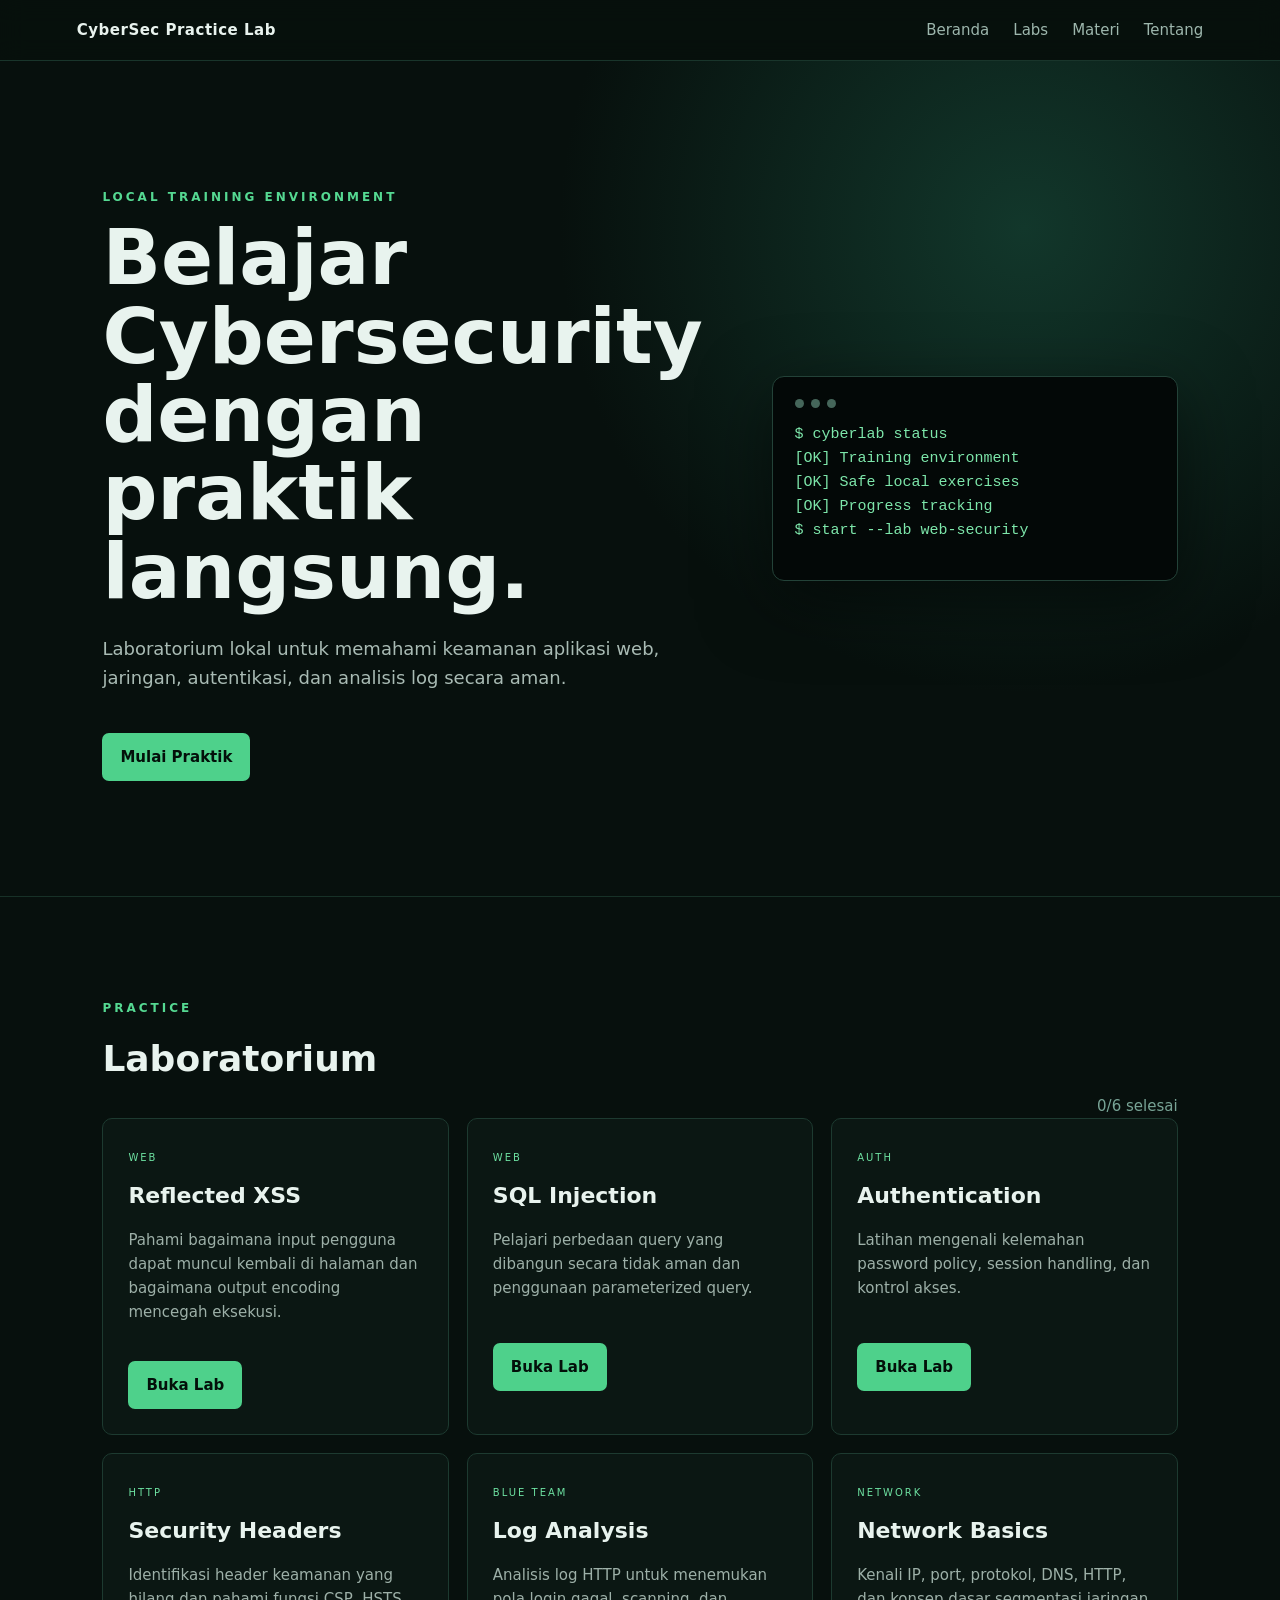
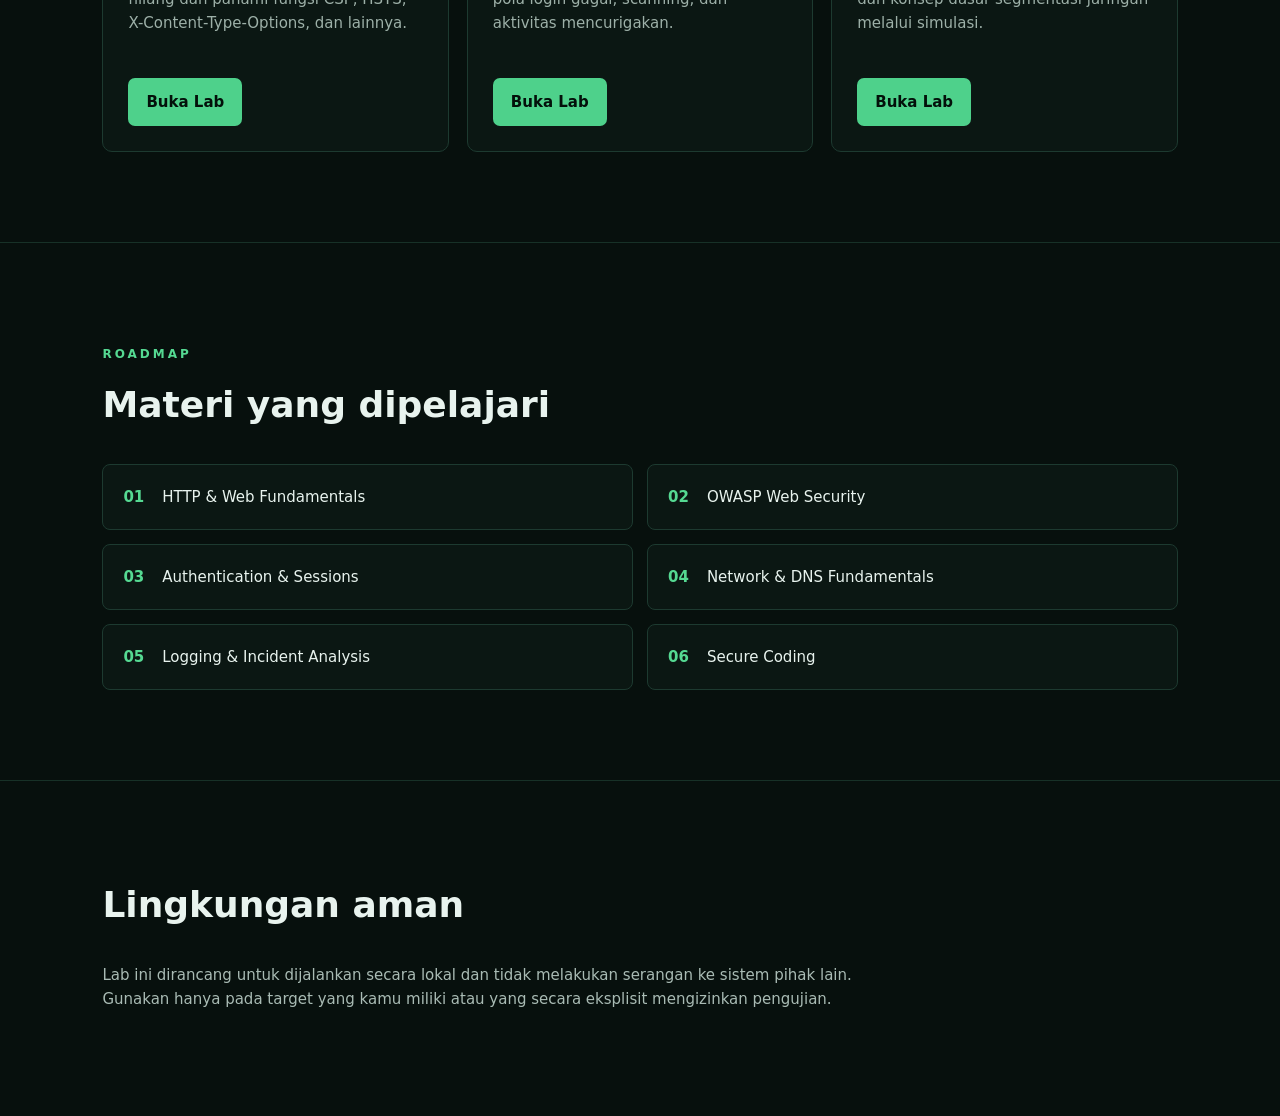
<file: index.html>
<!doctype html>
<html lang="id">
<head>
  <meta charset="utf-8">
  <meta name="viewport" content="width=device-width,initial-scale=1">
  <title>CyberSec Practice Lab</title>
  <link rel="stylesheet" href="css/style.css">
</head>
<body>
<header class="topbar">
  <div class="brand">CyberSec Practice Lab</div>
  <nav>
    <a href="#home">Beranda</a>
    <a href="#labs">Labs</a>
    <a href="#learn">Materi</a>
    <a href="#about">Tentang</a>
  </nav>
</header>

<main>
<section id="home" class="hero">
  <div>
    <p class="eyebrow">LOCAL TRAINING ENVIRONMENT</p>
    <h1>Belajar Cybersecurity dengan praktik langsung.</h1>
    <p class="lead">Laboratorium lokal untuk memahami keamanan aplikasi web, jaringan, autentikasi, dan analisis log secara aman.</p>
    <a class="button" href="#labs">Mulai Praktik</a>
  </div>
  <div class="terminal-card">
    <div class="dots"><i></i><i></i><i></i></div>
    <pre>$ cyberlab status
[OK] Training environment
[OK] Safe local exercises
[OK] Progress tracking
$ start --lab web-security</pre>
  </div>
</section>

<section id="labs" class="section">
  <div class="section-head">
    <div><p class="eyebrow">PRACTICE</p><h2>Laboratorium</h2></div>
    <span id="progressText">0/6 selesai</span>
  </div>
  <div class="grid">
    <article class="lab-card" data-lab="xss">
      <span class="tag">WEB</span><h3>Reflected XSS</h3>
      <p>Pahami bagaimana input pengguna dapat muncul kembali di halaman dan bagaimana output encoding mencegah eksekusi.</p>
      <a href="labs/xss.html">Buka Lab</a>
    </article>
    <article class="lab-card" data-lab="sqli">
      <span class="tag">WEB</span><h3>SQL Injection</h3>
      <p>Pelajari perbedaan query yang dibangun secara tidak aman dan penggunaan parameterized query.</p>
      <a href="labs/sqli.html">Buka Lab</a>
    </article>
    <article class="lab-card" data-lab="auth">
      <span class="tag">AUTH</span><h3>Authentication</h3>
      <p>Latihan mengenali kelemahan password policy, session handling, dan kontrol akses.</p>
      <a href="labs/auth.html">Buka Lab</a>
    </article>
    <article class="lab-card" data-lab="headers">
      <span class="tag">HTTP</span><h3>Security Headers</h3>
      <p>Identifikasi header keamanan yang hilang dan pahami fungsi CSP, HSTS, X-Content-Type-Options, dan lainnya.</p>
      <a href="labs/headers.html">Buka Lab</a>
    </article>
    <article class="lab-card" data-lab="log">
      <span class="tag">BLUE TEAM</span><h3>Log Analysis</h3>
      <p>Analisis log HTTP untuk menemukan pola login gagal, scanning, dan aktivitas mencurigakan.</p>
      <a href="labs/log.html">Buka Lab</a>
    </article>
    <article class="lab-card" data-lab="network">
      <span class="tag">NETWORK</span><h3>Network Basics</h3>
      <p>Kenali IP, port, protokol, DNS, HTTP, dan konsep dasar segmentasi jaringan melalui simulasi.</p>
      <a href="labs/network.html">Buka Lab</a>
    </article>
  </div>
</section>

<section id="learn" class="section learning">
  <p class="eyebrow">ROADMAP</p><h2>Materi yang dipelajari</h2>
  <div class="roadmap">
    <div><b>01</b><span>HTTP & Web Fundamentals</span></div>
    <div><b>02</b><span>OWASP Web Security</span></div>
    <div><b>03</b><span>Authentication & Sessions</span></div>
    <div><b>04</b><span>Network & DNS Fundamentals</span></div>
    <div><b>05</b><span>Logging & Incident Analysis</span></div>
    <div><b>06</b><span>Secure Coding</span></div>
  </div>
</section>

<section id="about" class="section about">
  <h2>Lingkungan aman</h2>
  <p>Lab ini dirancang untuk dijalankan secara lokal dan tidak melakukan serangan ke sistem pihak lain. Gunakan hanya pada target yang kamu miliki atau yang secara eksplisit mengizinkan pengujian.</p>
</section>
</main>
<script src="js/app.js"></script>
</body>
</html>
</file>
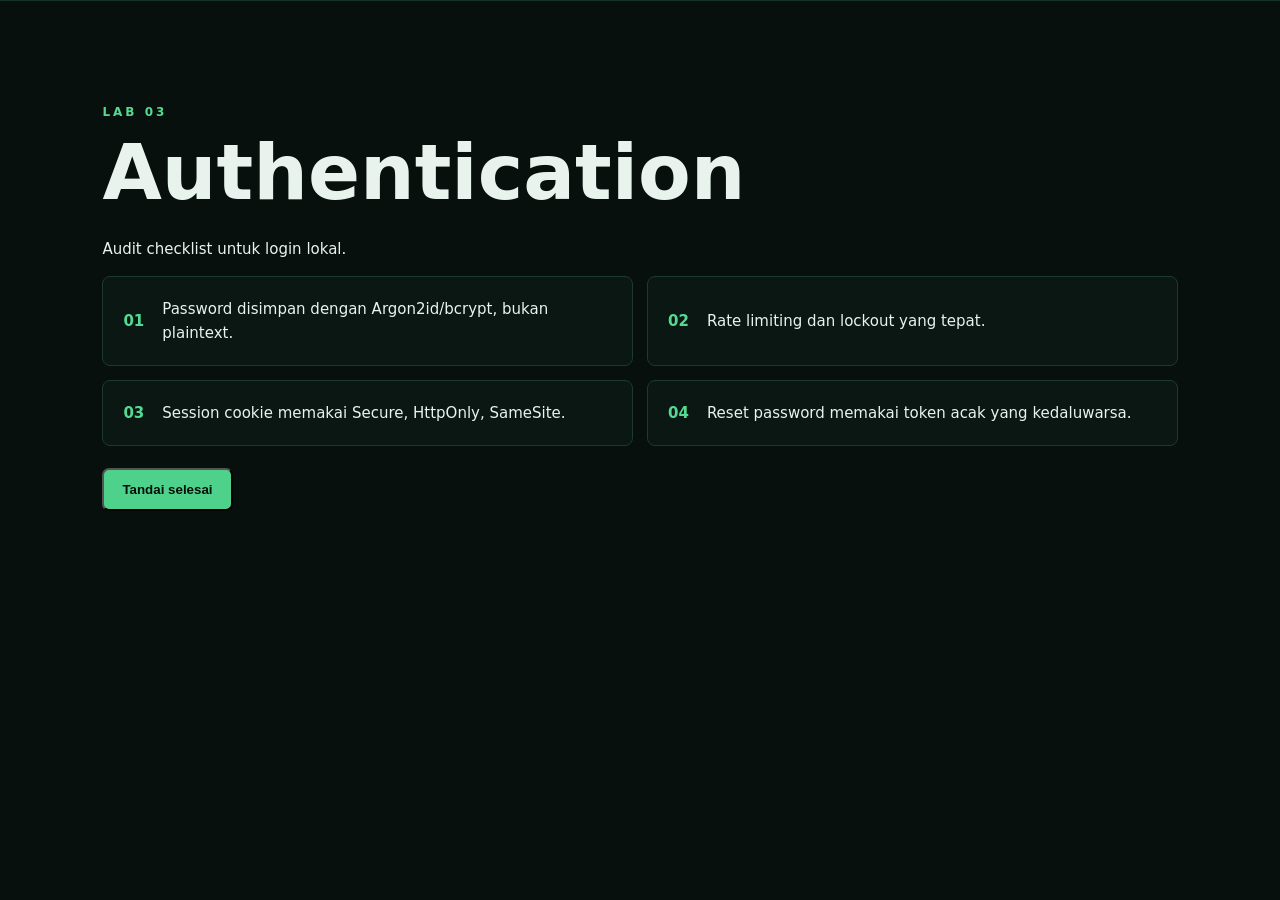
<file: labs/auth.html>
<!doctype html><html lang="id"><head><meta charset="utf-8"><meta name="viewport" content="width=device-width"><title>Lab Authentication</title><link rel="stylesheet" href="../css/style.css"></head><body><main class="section"><p class="eyebrow">LAB 03</p><h1>Authentication</h1><p>Audit checklist untuk login lokal.</p><div class="roadmap"><div><b>01</b><span>Password disimpan dengan Argon2id/bcrypt, bukan plaintext.</span></div><div><b>02</b><span>Rate limiting dan lockout yang tepat.</span></div><div><b>03</b><span>Session cookie memakai Secure, HttpOnly, SameSite.</span></div><div><b>04</b><span>Reset password memakai token acak yang kedaluwarsa.</span></div></div><button class="button" onclick="localStorage.setItem('lab-auth','done');location.href='../index.html'">Tandai selesai</button></main></body></html>
</file>
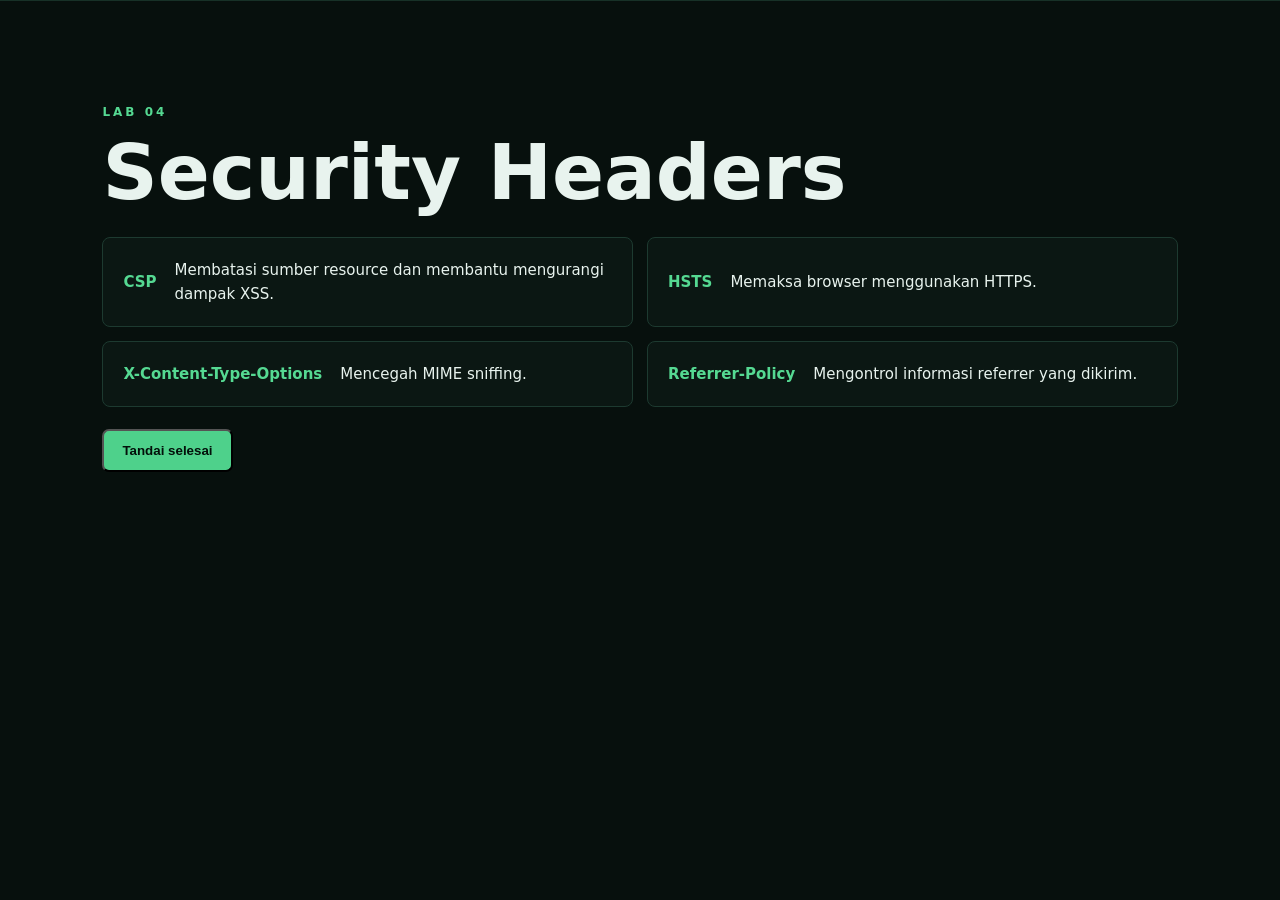
<file: labs/headers.html>
<!doctype html><html lang="id"><head><meta charset="utf-8"><meta name="viewport" content="width=device-width"><title>Lab Security Headers</title><link rel="stylesheet" href="../css/style.css"></head><body><main class="section"><p class="eyebrow">LAB 04</p><h1>Security Headers</h1><div class="roadmap"><div><b>CSP</b><span>Membatasi sumber resource dan membantu mengurangi dampak XSS.</span></div><div><b>HSTS</b><span>Memaksa browser menggunakan HTTPS.</span></div><div><b>X-Content-Type-Options</b><span>Mencegah MIME sniffing.</span></div><div><b>Referrer-Policy</b><span>Mengontrol informasi referrer yang dikirim.</span></div></div><button class="button" onclick="localStorage.setItem('lab-headers','done');location.href='../index.html'">Tandai selesai</button></main></body></html>
</file>
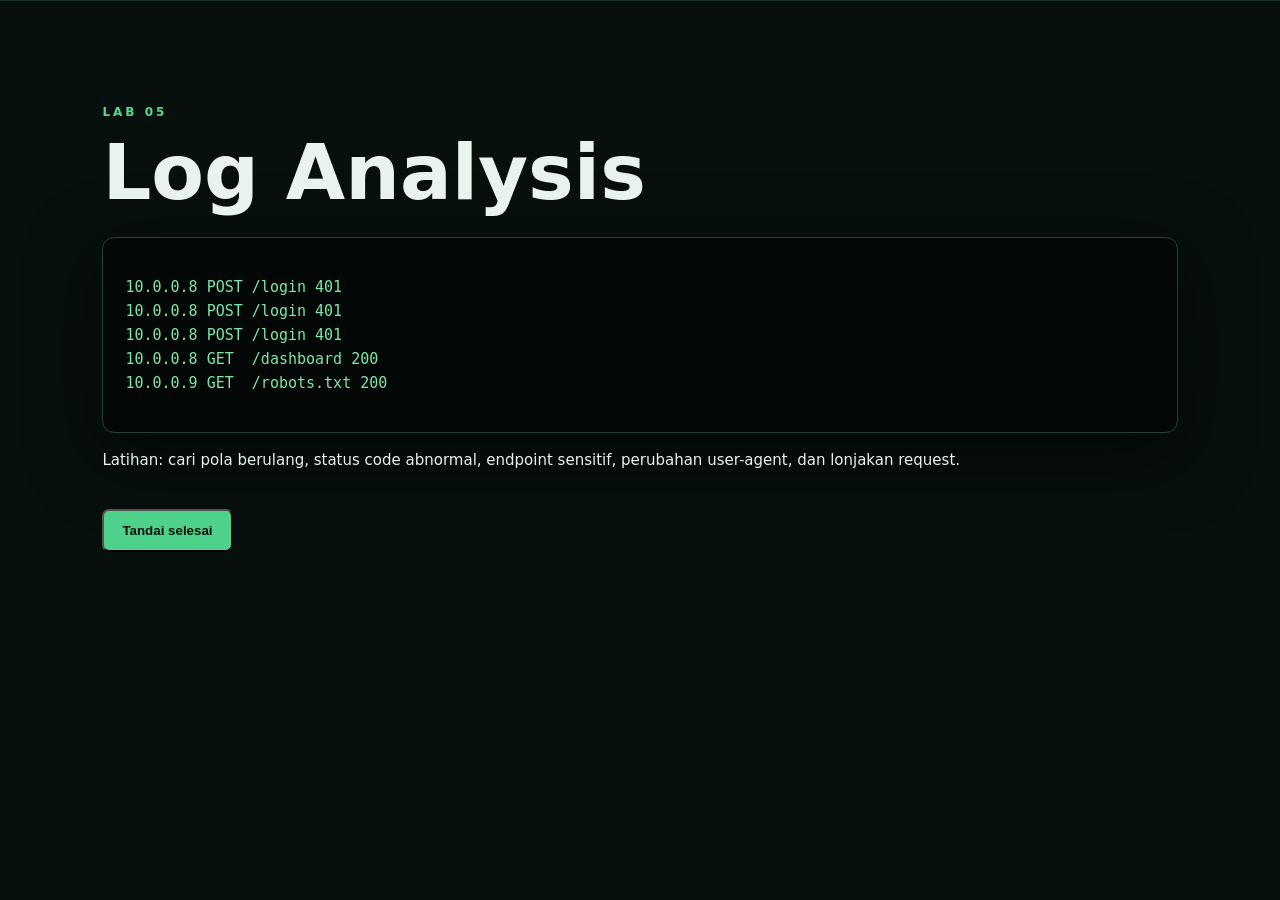
<file: labs/log.html>
<!doctype html><html lang="id"><head><meta charset="utf-8"><meta name="viewport" content="width=device-width"><title>Lab Log Analysis</title><link rel="stylesheet" href="../css/style.css"></head><body><main class="section"><p class="eyebrow">LAB 05</p><h1>Log Analysis</h1><div class="terminal-card"><pre>10.0.0.8 POST /login 401
10.0.0.8 POST /login 401
10.0.0.8 POST /login 401
10.0.0.8 GET  /dashboard 200
10.0.0.9 GET  /robots.txt 200</pre></div><p>Latihan: cari pola berulang, status code abnormal, endpoint sensitif, perubahan user-agent, dan lonjakan request.</p><button class="button" onclick="localStorage.setItem('lab-log','done');location.href='../index.html'">Tandai selesai</button></main></body></html>
</file>
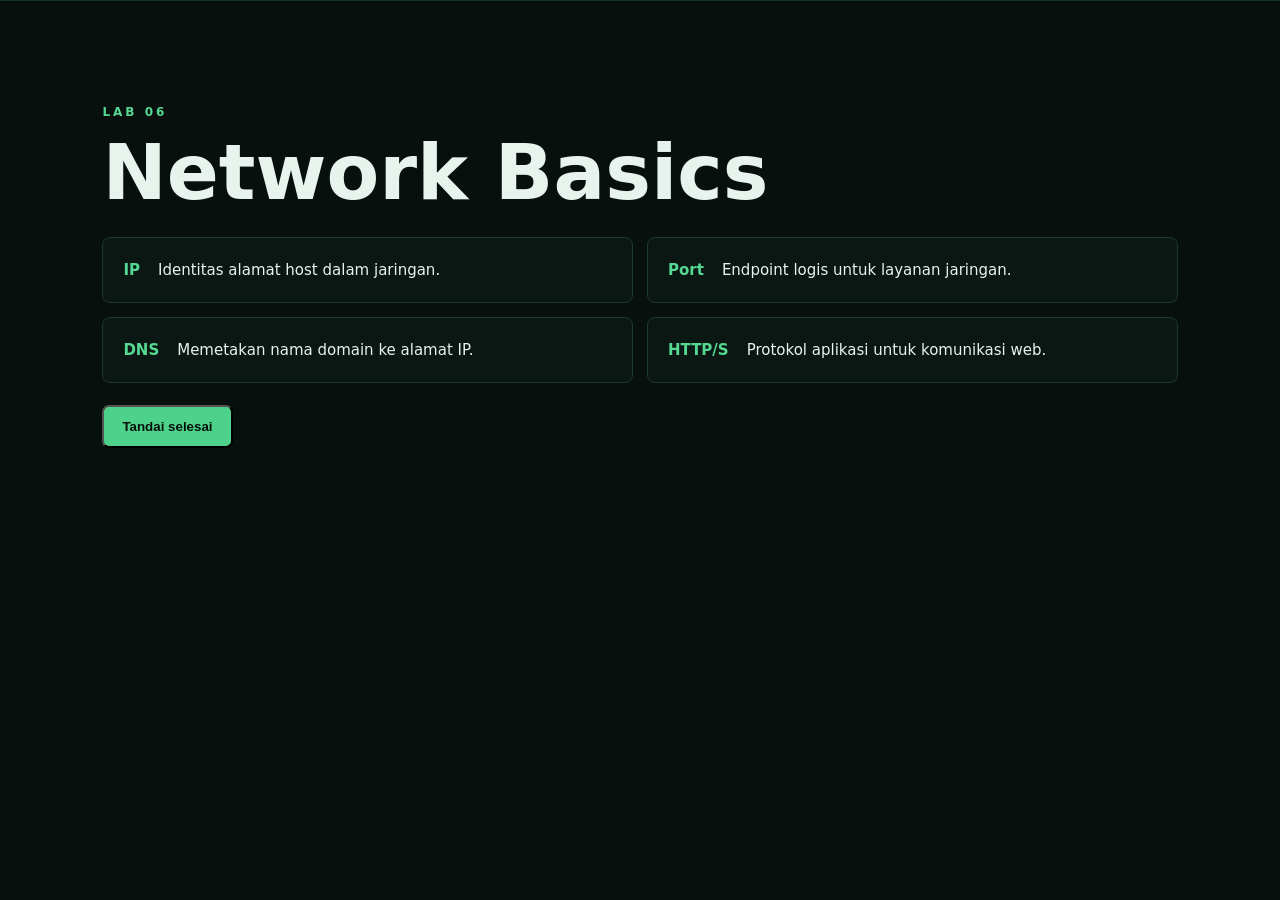
<file: labs/network.html>
<!doctype html><html lang="id"><head><meta charset="utf-8"><meta name="viewport" content="width=device-width"><title>Lab Network Basics</title><link rel="stylesheet" href="../css/style.css"></head><body><main class="section"><p class="eyebrow">LAB 06</p><h1>Network Basics</h1><div class="roadmap"><div><b>IP</b><span>Identitas alamat host dalam jaringan.</span></div><div><b>Port</b><span>Endpoint logis untuk layanan jaringan.</span></div><div><b>DNS</b><span>Memetakan nama domain ke alamat IP.</span></div><div><b>HTTP/S</b><span>Protokol aplikasi untuk komunikasi web.</span></div></div><button class="button" onclick="localStorage.setItem('lab-network','done');location.href='../index.html'">Tandai selesai</button></main></body></html>
</file>
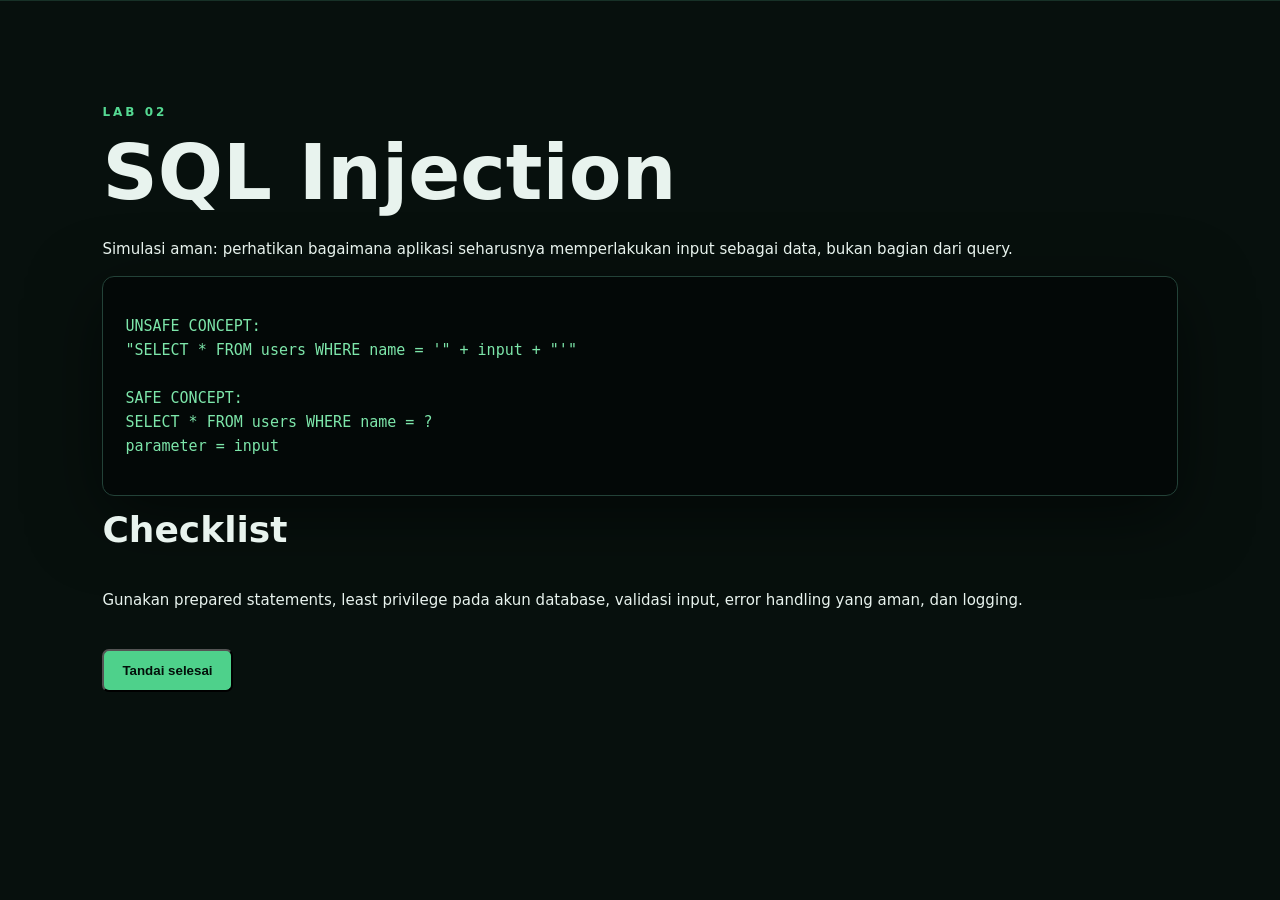
<file: labs/sqli.html>
<!doctype html><html lang="id"><head><meta charset="utf-8"><meta name="viewport" content="width=device-width"><title>Lab SQL Injection</title><link rel="stylesheet" href="../css/style.css"></head><body><main class="section"><p class="eyebrow">LAB 02</p><h1>SQL Injection</h1><p>Simulasi aman: perhatikan bagaimana aplikasi seharusnya memperlakukan input sebagai data, bukan bagian dari query.</p><div class="terminal-card"><pre>UNSAFE CONCEPT:
"SELECT * FROM users WHERE name = '" + input + "'"

SAFE CONCEPT:
SELECT * FROM users WHERE name = ?
parameter = input</pre></div><h2>Checklist</h2><p>Gunakan prepared statements, least privilege pada akun database, validasi input, error handling yang aman, dan logging.</p><button class="button" onclick="localStorage.setItem('lab-sqli','done');location.href='../index.html'">Tandai selesai</button></main></body></html>
</file>
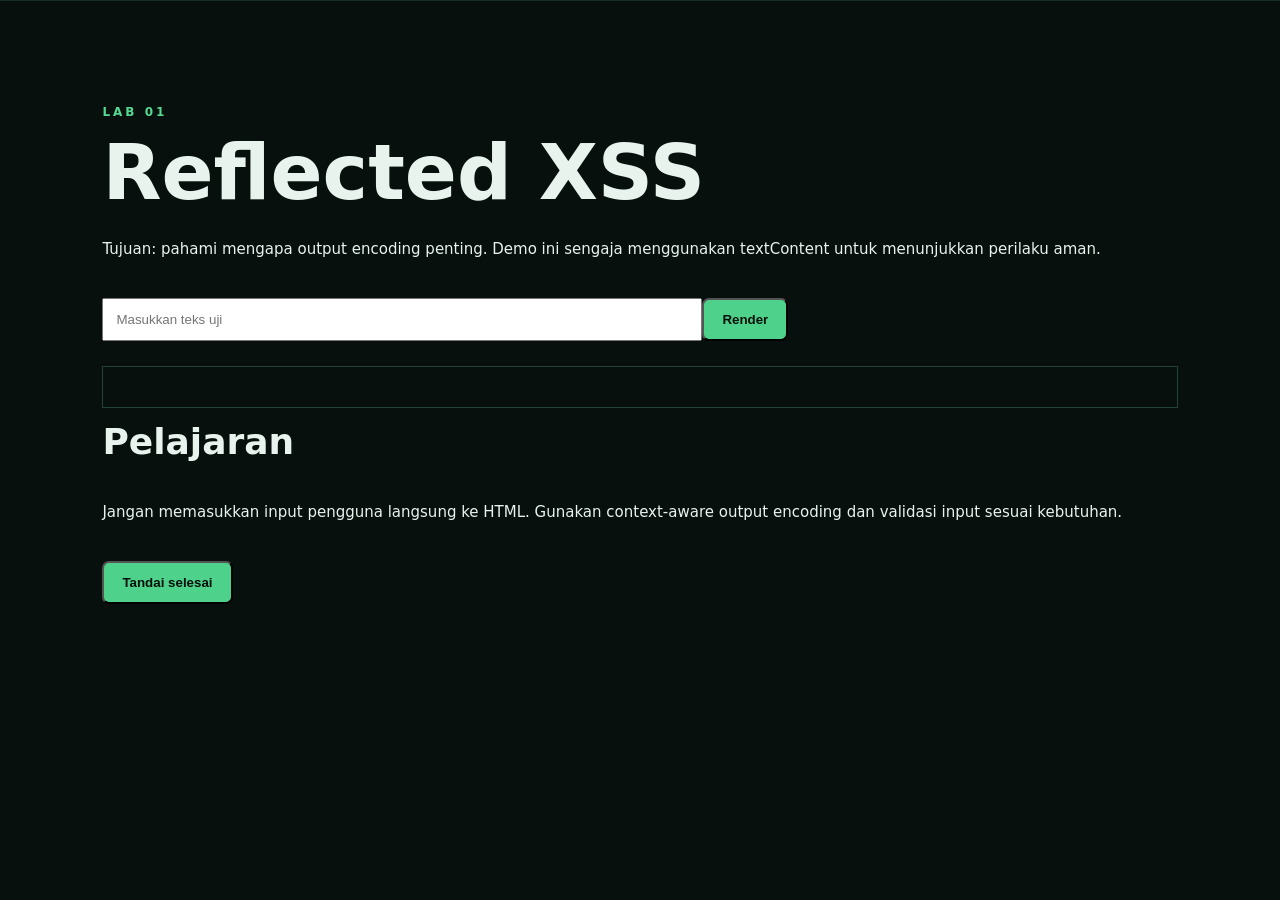
<file: labs/xss.html>
<!doctype html><html lang="id"><head><meta charset="utf-8"><meta name="viewport" content="width=device-width"><title>Lab XSS</title><link rel="stylesheet" href="../css/style.css"></head><body><main class="section"><p class="eyebrow">LAB 01</p><h1>Reflected XSS</h1><p>Tujuan: pahami mengapa output encoding penting. Demo ini sengaja menggunakan textContent untuk menunjukkan perilaku aman.</p><form id="f"><input id="q" placeholder="Masukkan teks uji" style="padding:12px;width:min(600px,100%)"><button class="button">Render</button></form><div id="out" style="margin-top:25px;padding:20px;border:1px solid #234238"></div><h2>Pelajaran</h2><p>Jangan memasukkan input pengguna langsung ke HTML. Gunakan context-aware output encoding dan validasi input sesuai kebutuhan.</p><button class="button" onclick="localStorage.setItem('lab-xss','done');location.href='../index.html'">Tandai selesai</button></main><script>f.onsubmit=e=>{e.preventDefault();out.textContent=q.value}</script></body></html>
</file>
<file: css/style.css>
*{box-sizing:border-box}html{scroll-behavior:smooth}body{margin:0;background:#07100d;color:#e8f3ee;font:15px/1.6 Inter,system-ui,-apple-system,Segoe UI,sans-serif}.topbar{position:sticky;top:0;z-index:10;display:flex;justify-content:space-between;align-items:center;padding:18px 6%;background:#07100df0;border-bottom:1px solid #19352b;backdrop-filter:blur(12px)}.brand{font-weight:800;letter-spacing:.5px}.topbar nav{display:flex;gap:24px}.topbar a{color:#9db7ad;text-decoration:none}.topbar a:hover{color:#79e0ad}.hero{min-height:82vh;padding:9% 8%;display:grid;grid-template-columns:1.2fr .8fr;gap:60px;align-items:center;background:radial-gradient(circle at 80% 20%,#12372b 0,transparent 38%)}.eyebrow{font-size:12px;letter-spacing:3px;color:#55d992;font-weight:800}h1{font-size:clamp(42px,6vw,78px);line-height:1.02;margin:10px 0 24px;max-width:850px}h2{font-size:36px;margin:5px 0 30px}.lead{font-size:18px;color:#a9bbb4;max-width:680px}.button,.lab-card a{display:inline-block;margin-top:22px;padding:12px 18px;background:#4ed18b;color:#03100a;text-decoration:none;font-weight:800;border-radius:7px}.terminal-card{background:#030807;border:1px solid #234238;border-radius:12px;padding:22px;box-shadow:0 20px 70px #0008}.dots{display:flex;gap:7px}.dots i{width:9px;height:9px;border-radius:50%;background:#45665a}.terminal-card pre{color:#7de6aa;white-space:pre-wrap}.section{padding:90px 8%;border-top:1px solid #173127}.section-head{display:flex;justify-content:space-between;align-items:end}.section-head span{color:#78a496}.grid{display:grid;grid-template-columns:repeat(3,1fr);gap:18px}.lab-card{border:1px solid #1d3a30;border-radius:10px;padding:25px;background:#0b1713}.lab-card h3{font-size:22px;margin:10px 0}.lab-card p{color:#9db0a8;min-height:78px}.tag{font-size:10px;color:#6de1a1;letter-spacing:2px}.roadmap{display:grid;grid-template-columns:repeat(2,1fr);gap:14px}.roadmap div{display:flex;gap:18px;align-items:center;padding:20px;border:1px solid #1d3a30;background:#0b1713;border-radius:8px}.roadmap b{color:#55d992}.about p{max-width:800px;color:#a9bbb4}@media(max-width:850px){.hero{grid-template-columns:1fr}.grid{grid-template-columns:1fr}.roadmap{grid-template-columns:1fr}.topbar nav{gap:10px;font-size:13px}}
</file>
